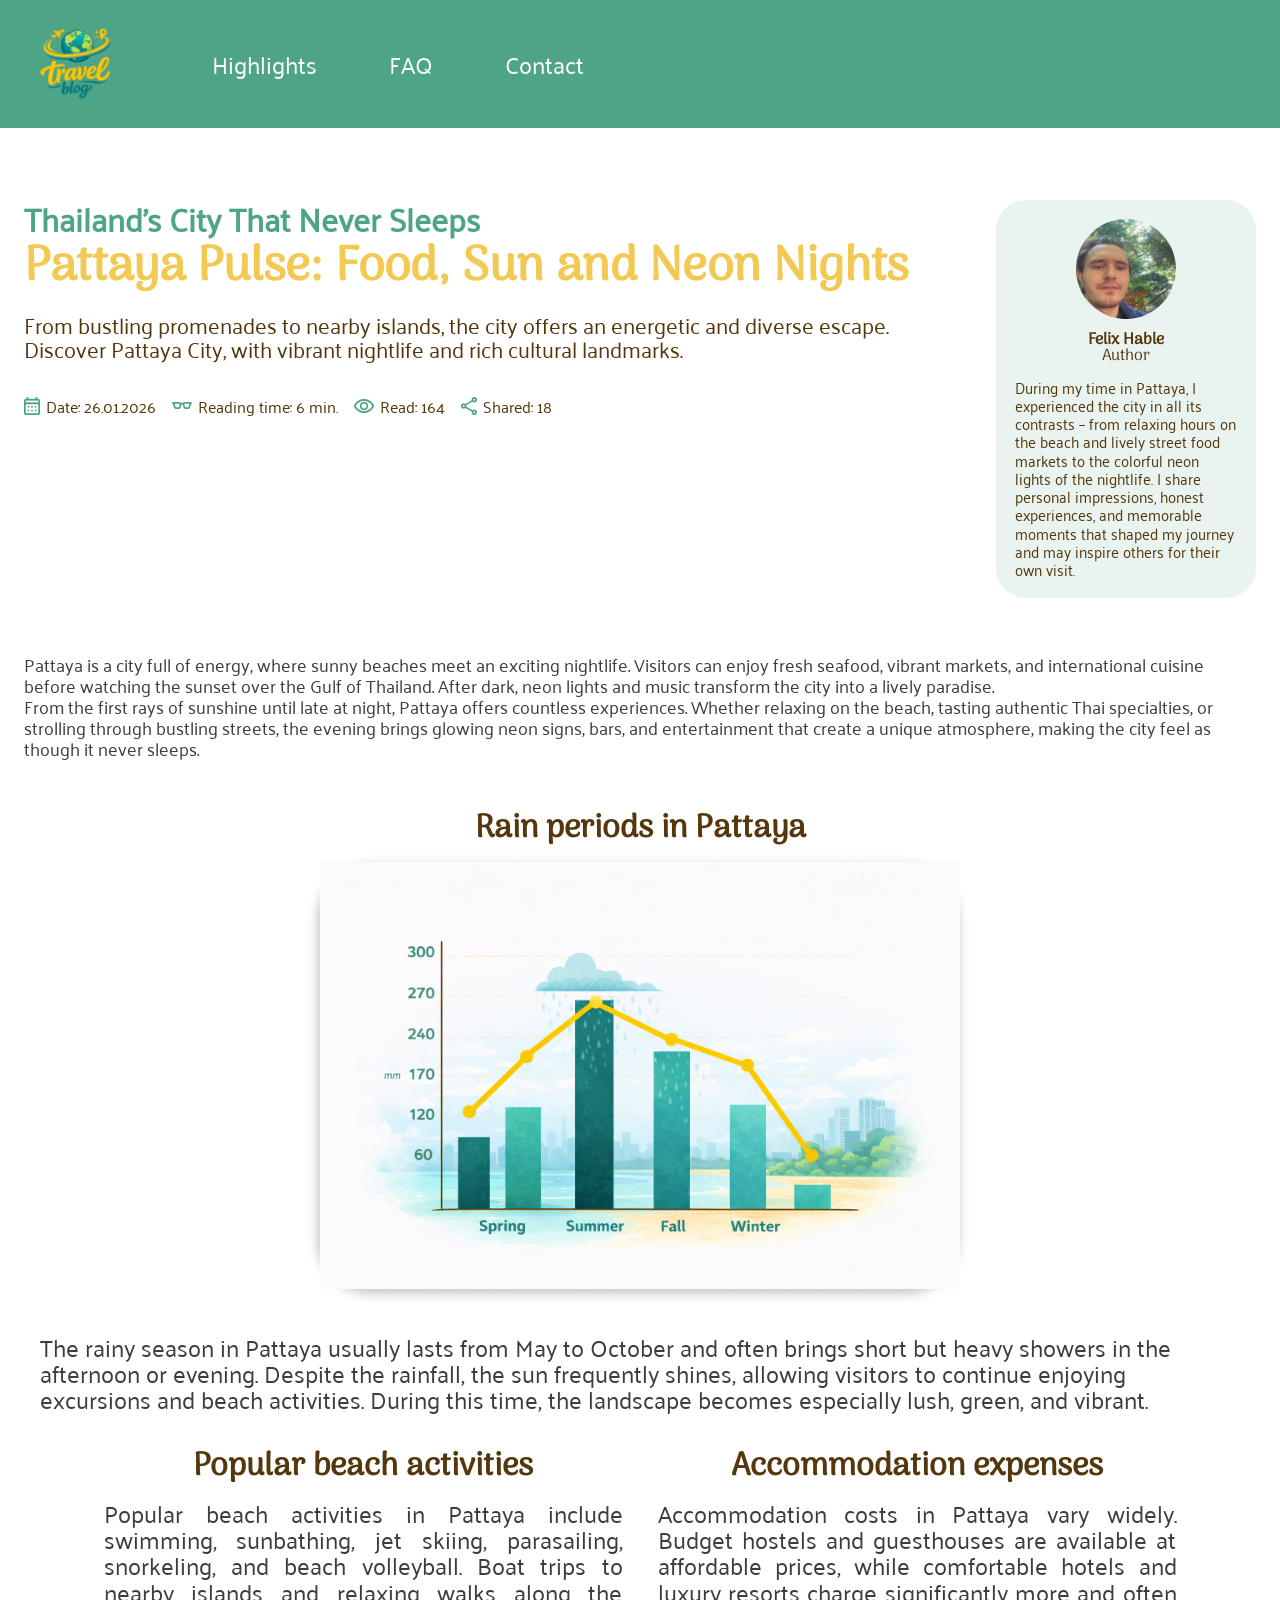
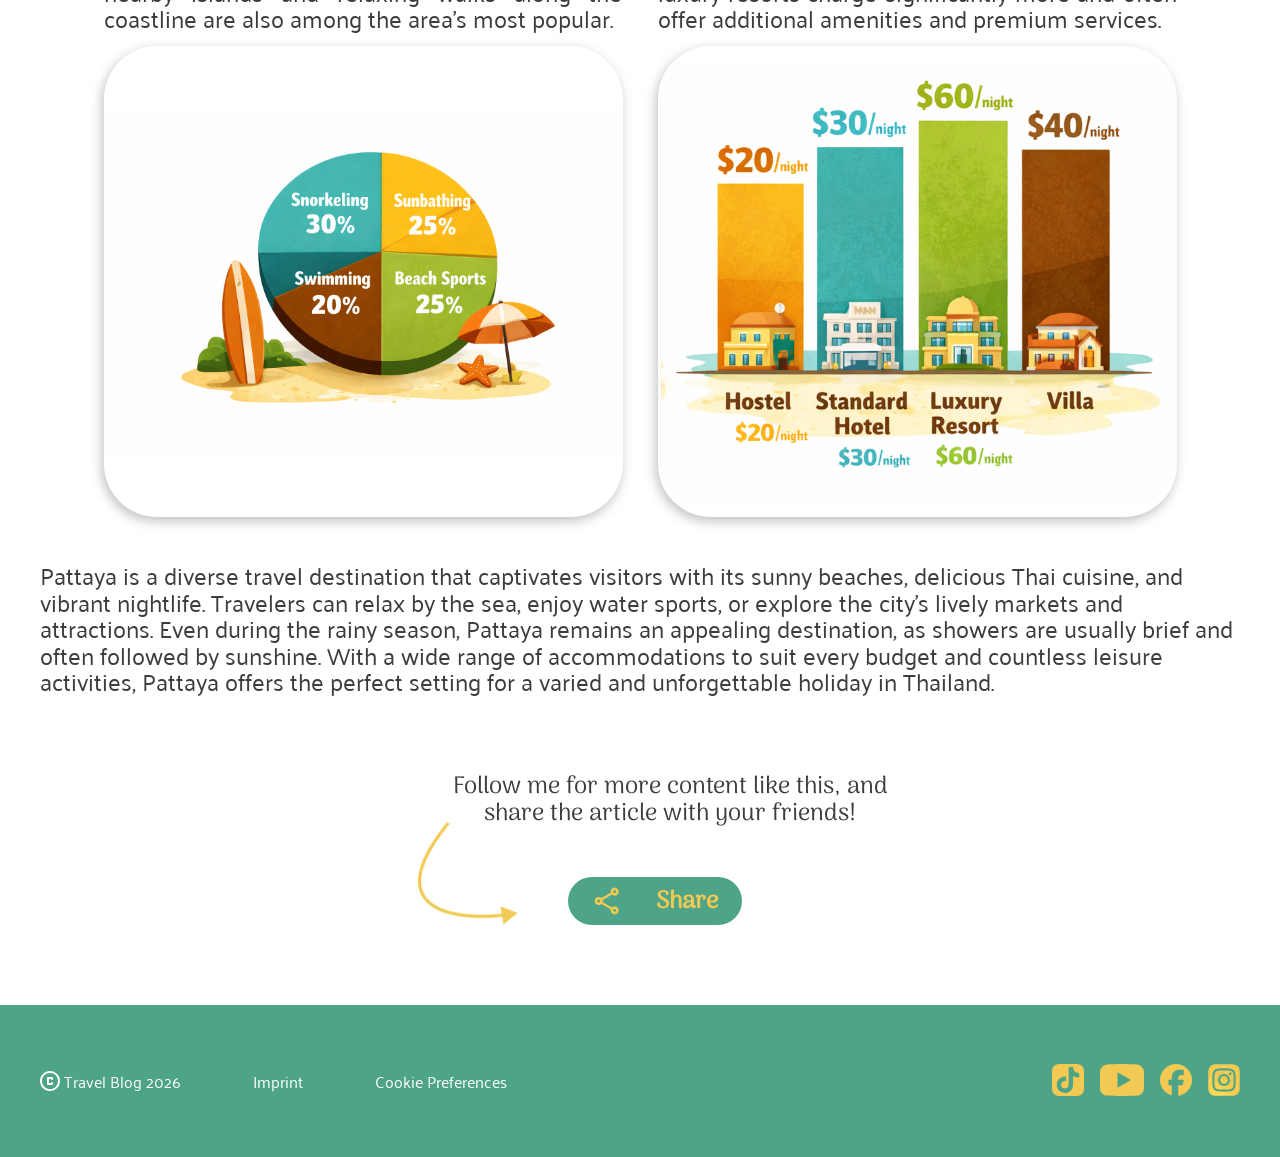
<file: Article3.html>
<!DOCTYPE html>
<html lang="de">
<head>
    <meta charset="UTF-8">
    <meta name="viewport" content="width=device-width, initial-scale=1.0">
    <link rel="icon" type="image/x-icon" href="./icon/logo.svg">
    <title>Travel-Blog</title>
    <link rel="stylesheet" href="var.css">
    <link rel="stylesheet" href="style-art3.css">
    <link rel="stylesheet" href="fonts.css">
    <link rel="stylesheet" href="standart.css">
    <link rel="stylesheet" href="nav-footer.css">
</head>
<body>
        <div class="nav-bar">

            <div class="logo">
<a href="index.html#Cappadocia"><img src="./icon/logo.svg" alt="Logo"></a> 
</div>


<input type="checkbox" id="menu-toggle" class="menu-toggle">

<label for="menu-toggle" class="burger-menu">
  <img src="./icon/burger.svg" alt="menu">
</label>

<nav class="burger-main">
  <ul>
    <li><a href="index.html#higlights">Highlights</a></li>
    <li><a href="index.html#faq">FAQ</a></li>
    <li><a href="index.html#contact">Contact</a></li>
  </ul>
</nav>


<nav class="nav-main">
<ul>
    <li><a href="index.html#higlights">Highlights</a></li>
    <li><a href="index.html#faq">FAQ</a></li>
    <li><a href="index.html#contact">Contact</a></li>
</ul>
</nav>
        </div>

 <article>
            <header class="article-header">
                <p class="article-subtitle">Thailand’s City That Never Sleeps</p>
                <h1>Pattaya Pulse: Food, Sun and Neon Nights</h1>
                <p class="article-description">From bustling promenades to nearby islands, the city offers an energetic and diverse escape. Discover Pattaya City, with vibrant nightlife and rich cultural landmarks.</p>

                <div class="article-meta">
                    <span><img src="./img/calendar_month.png" alt="date">Date: 26.01.2026</span>
                    <span><img src="./img/eyeglasses_2.png" alt="eyeglasses">Reading time: 6 min.</span>
                    <span><img src="./img/visibility.png" alt="eye">Read: 164</span>
                    <span><img src="./img/share.png" alt="share">Shared: 18</span>
                </div>
            </header>

            <aside class="author-card">
                <img src="./img/Felix.jpg" alt="Tamara Walker">
                <h6>Felix Hable</h6>
                <p class="author-role">Author</p>
                <p class="author-bio">During my time in Pattaya, I experienced the city in all its contrasts – from relaxing hours on the beach and lively street food markets to the colorful neon lights of the nightlife. I share personal impressions, honest experiences, and memorable moments that shaped my journey and may inspire others for their own visit.

            </aside>
             <p class="article-intro">Pattaya is a city full of energy, where sunny beaches meet an exciting nightlife. Visitors can enjoy fresh seafood, vibrant markets, and international cuisine before watching the sunset over the Gulf of Thailand. After dark, neon lights and music transform the city into a lively paradise.
                <br>From the first rays of sunshine until late at night, Pattaya offers countless experiences. Whether relaxing on the beach, tasting authentic Thai specialties, or strolling through bustling streets, the evening brings glowing neon signs, bars, and entertainment that create a unique atmosphere, making the city feel as though it never sleeps. </p>
                    
            </article>

     <div class="article">      

        <section>
            <h5>Rain periods in Pattaya</h5>

            <div class="card image-card-top">
                <img src="./img/1Graph_art3.png"
                     alt="Rain Chart Placeholder">
            </div>
        </section>

        

        <section class="text-block">
            <p>
                The rainy season in Pattaya usually lasts from May to October and often brings short but heavy showers in the afternoon or evening. Despite the rainfall, the sun frequently shines, allowing visitors to continue enjoying excursions and beach activities. During this time, the landscape becomes especially lush, green, and vibrant.


            </p>
        </section>
        

        <section class="two-columns">

            <div class="column">
                <h5>Popular beach activities</h5>

                <p>
                    Popular beach activities in Pattaya include swimming, sunbathing, jet skiing, parasailing, snorkeling, and beach volleyball. Boat trips to nearby islands and relaxing walks along the coastline are also among the area's most popular.

                </p>

                <div class="card image-card-left">
                    <img src="./img/2Graph_art3.png"
                         alt="Activities Placeholder">
                </div>
            </div>

            <div class="column">
                <h5>Accommodation expenses</h5>

                <p>
                    Accommodation costs in Pattaya vary widely. Budget hostels and guesthouses are available at affordable prices, while comfortable hotels and luxury resorts charge significantly more and often offer additional amenities and premium services.

                </p>

                <div class="card image-card-right">
                    <img src="./img/3Graph_art3.png"
                         alt="Accommodation Placeholder">
                </div>
            
            </div>

            

        </section>

        <section class="text-block">
            <p>
                Pattaya is a diverse travel destination that captivates visitors with its sunny beaches, delicious Thai cuisine, and vibrant nightlife. Travelers can relax by the sea, enjoy water sports, or explore the city's lively markets and attractions. Even during the rainy season, Pattaya remains an appealing destination, as showers are usually brief and often followed by sunshine.

With a wide range of accommodations to suit every budget and countless leisure activities, Pattaya offers the perfect setting for a varied and unforgettable holiday in Thailand.


            </p>
        </section>
        
                <section class="share">
          <p>Follow me for more content like this, and share the article with your friends!</p>
           <div class="share-action">
            <img class="share-arrow" src="./img/Vector 12.png" alt="vector">
            <button>
                <img class="icon-default" src="./img/share-yellow.png" alt="share">
                <img src="./img/share.png" alt="share" class="icon-hover">
                Share
             </button>
           </div> 
        </section>

    </div>

    </div>

<footer class="footer-main">
<div class="footer-left">
    
   
    
<a href="index.html#Cappadocia">  <img src="./icon/copyright.svg" alt=""> Travel Blog 2026</a>
    
<a href="./impressum.html" target="_blank">Imprint</a>
<a href="./datenschutz.html">Cookie Preferences</a>
</div>


<div class="footer-right">
    <a href="https://www.tiktok.com"><img src="./icon/tiktok.svg" alt="tiktok"></a>
     <a href="https://www.youtube.com"><img src="./icon/youtube.svg" alt="youtube"></a>
      <a href="https://www.facebook.com/?locale=de_DE"><img src="./icon/facebook.svg" alt="facebook"></a>
       <a href="https://www.instagram.com"><img src="./icon/instagram.svg" alt="instagram"></a>
</div>
</footer>    

<footer class="footer-mobile">
    <div class="mobile-content">
<a href="index.html#Cappadocia"><img src="./icon/home-footer.svg" alt="home"></a>
<a href="index.html#highlights"><img src="./icon/highlights-mobile.svg" alt="highlight"></a>
<a href="index.html#faq"><img src="./icon/faq-mobile.svg" alt="faq"></a>
<a href="index.html#contact"><img src="./icon/contact-mobile.svg" alt="contact"></a>

    </div>






</footer>






</body>
</html>
</file>
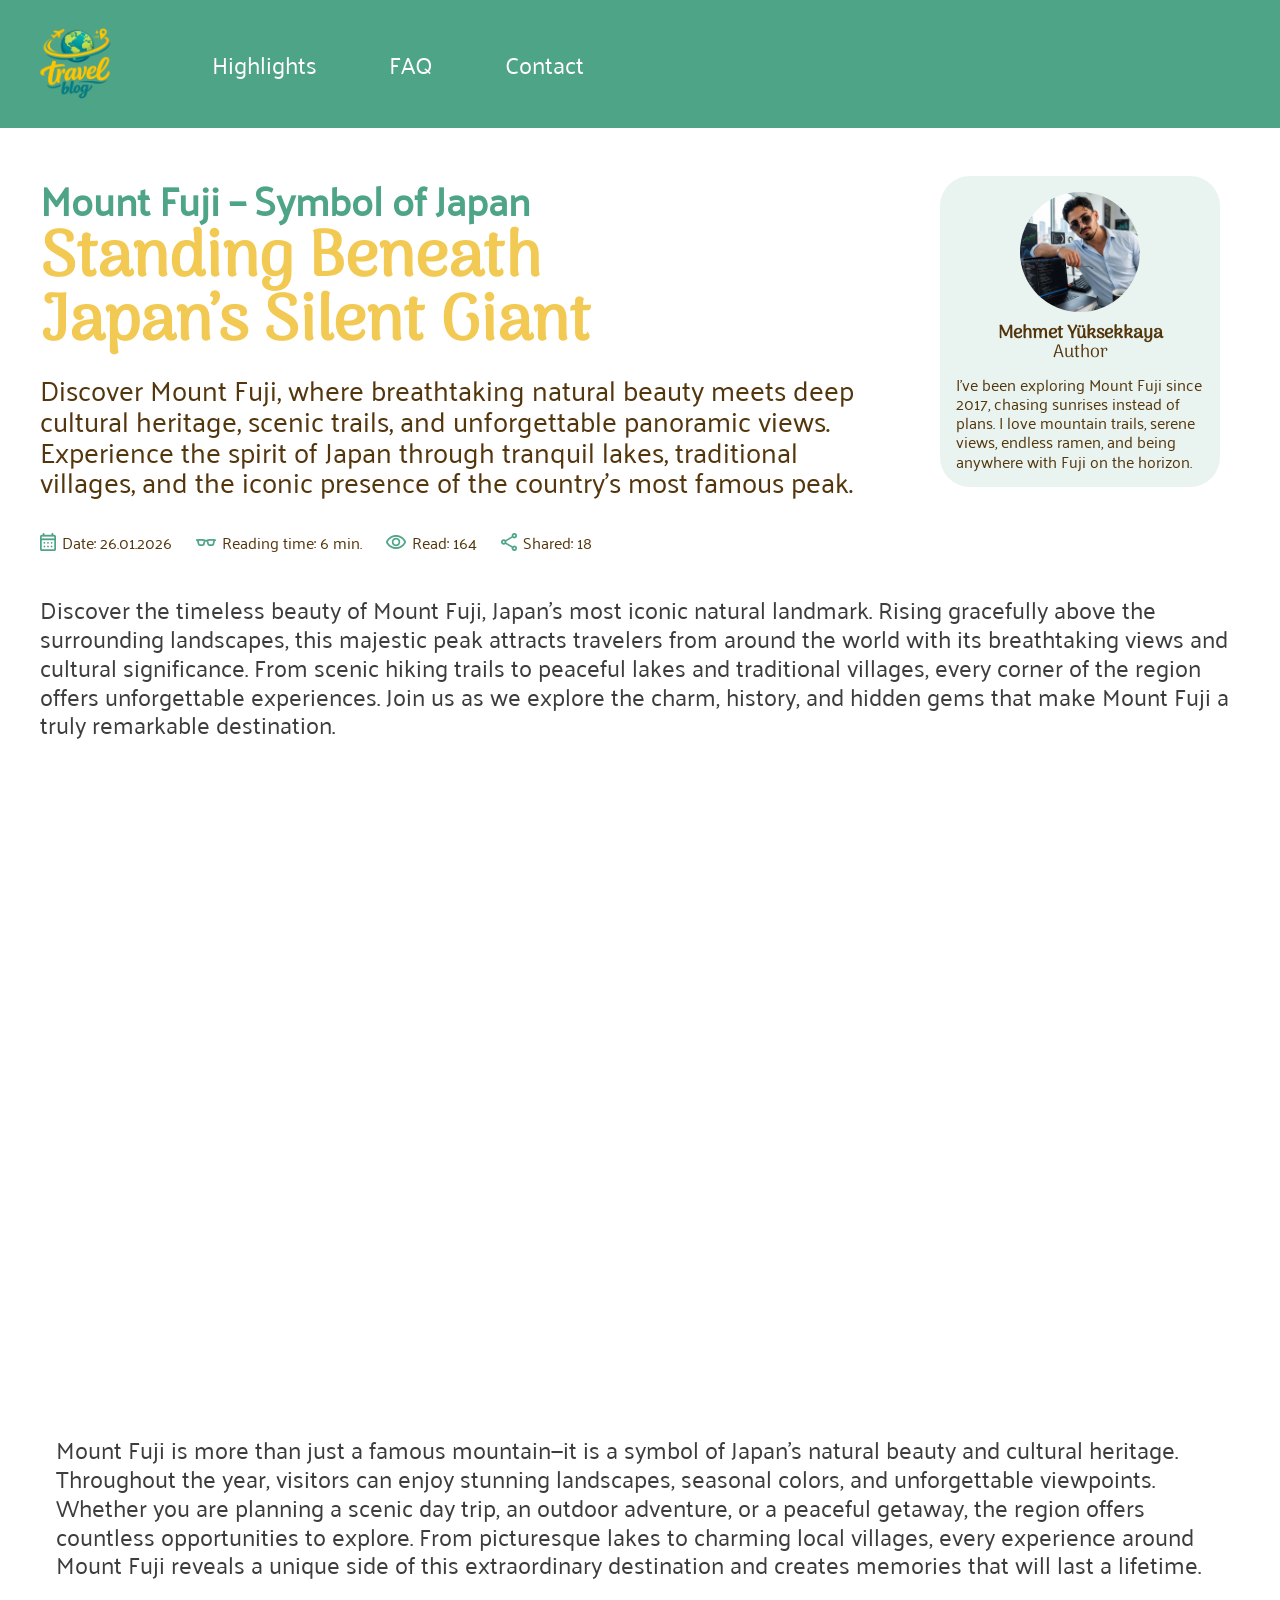
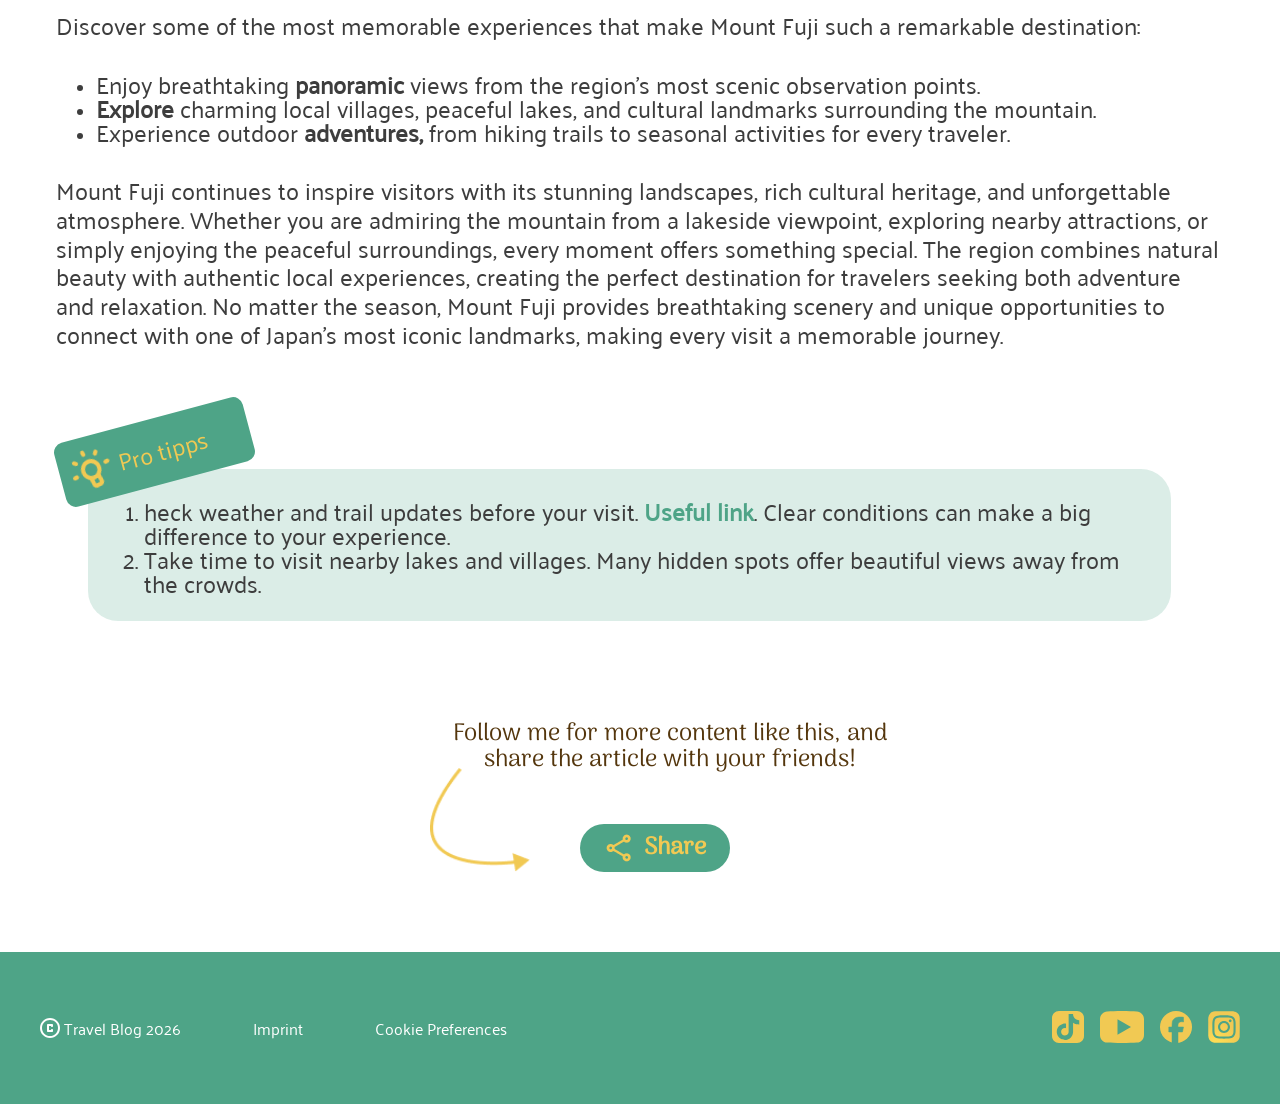
<file: Article4.html>
<!DOCTYPE html>
<html lang="de">
<head>
    <meta charset="UTF-8">
    <meta name="viewport" content="width=device-width, initial-scale=1.0">
    <link rel="icon" type="image/x-icon" href="./icon/logo.svg">
    <title>Travel-Blog</title>
    <link rel="stylesheet" href="var.css">
    <link rel="stylesheet" href="style-art4.css">
    <link rel="stylesheet" href="fonts.css">
    <link rel="stylesheet" href="standart.css">
    <link rel="stylesheet" href="nav-footer.css">
</head>
<body>
       
        <div class="nav-bar">
            <div class="logo">
            <a href="index.html#Cappadocia"><img src="./icon/logo.svg" alt="Logo"></a> 
         </div>
         <input type="checkbox" id="menu-toggle" class="menu-toggle">

<label for="menu-toggle" class="burger-menu">
  <img src="./icon/burger.svg" alt="menu">
</label>

<nav class="burger-main">
  <ul>
    <li><a href="index.html#higlights">Highlights</a></li>
    <li><a href="index.html#faq">FAQ</a></li>
    <li><a href="index.html#contact">Contact</a></li>
  </ul>
</nav>

          <nav class="nav-main">
    <ul>
        <li><a href="index.html#higlights">Highlights</a></li>
        <li><a href="index.html#faq">FAQ</a></li>
        <li><a href="index.html#contact">Contact</a></li>
    </ul>
         </nav>
        </div>

        <article>
            <header class="article-header">
                <p class="article-subtitle">Mount Fuji – Symbol of Japan</p>
                <h1>Standing Beneath <br>Japan’s Silent Giant</h1>
                <p class="article-description">Discover Mount Fuji, where breathtaking natural beauty meets deep cultural heritage, scenic trails, and unforgettable panoramic views. Experience the spirit of Japan through tranquil lakes, traditional villages, and the iconic presence of the country's most famous peak.</p>

                <div class="article-meta">
                    <span><img src="./img/calendar_month.png" alt="date">Date: 26.01.2026</span>
                    <span><img src="./img/eyeglasses_2.png" alt="eyeglasses">Reading time: 6 min.</span>
                    <span><img src="./img/visibility.png" alt="eye">Read: 164</span>
                    <span><img src="./img/share.png" alt="share">Shared: 18</span>
                </div>
            </header>

            <aside class="author-card">
                <img src="./img/Memo.jpeg" alt="Memo img">
                <h6>Mehmet Yüksekkaya</h6>
                <p class="author-role">Author</p>
                <p class="author-bio">I've been exploring Mount Fuji since 2017, chasing sunrises instead of plans. I love mountain trails, serene views, endless ramen, and being anywhere with Fuji on the horizon.</p>
            </aside>
             <p class="article-intro">Discover the timeless beauty of Mount Fuji, Japan’s most iconic natural landmark. Rising gracefully above the surrounding landscapes, this majestic peak attracts travelers from around the world with its breathtaking views and cultural significance. From scenic hiking trails to peaceful lakes and traditional villages, every corner of the region offers unforgettable experiences. Join us as we explore the charm, history, and hidden gems that make Mount Fuji a truly remarkable destination.
 </p>
        </article>

<section id="media" class="media">
    <iframe
        width="100%"
        height="100%"
        src="https://www.youtube.com/embed/fXJ8EB1WoF4"
        title="Mount Fuji Video"
        
        allowfullscreen>
    </iframe>
</section>

        <section class="article-content">
            <p>Mount Fuji is more than just a famous mountain—it is a symbol of Japan’s natural beauty and cultural heritage. Throughout the year, visitors can enjoy stunning landscapes, seasonal colors, and unforgettable viewpoints. Whether you are planning a scenic day trip, an outdoor adventure, or a peaceful getaway, the region offers countless opportunities to explore. From picturesque lakes to charming local villages, every experience around Mount Fuji reveals a unique side of this extraordinary destination and creates memories that will last a lifetime.
</p>

            <p class="list-intro">Discover some of the most memorable experiences that make Mount Fuji such a remarkable destination:</p>
            <ul>
                <li>Enjoy breathtaking <strong>panoramic</strong> views from the region’s most scenic observation points.</li>
                <li><strong>Explore </strong> charming local villages, peaceful lakes, and cultural landmarks surrounding the mountain. </li>
                <li>Experience outdoor <strong>adventures,</strong> from hiking trails to seasonal activities for every traveler.</li>
            </ul>
            <p class="list-outro">Mount Fuji continues to inspire visitors with its stunning landscapes, rich cultural heritage, and unforgettable atmosphere. Whether you are admiring the mountain from a lakeside viewpoint, exploring nearby attractions, or simply enjoying the peaceful surroundings, every moment offers something special. The region combines natural beauty with authentic local experiences, creating the perfect destination for travelers seeking both adventure and relaxation. No matter the season, Mount Fuji provides breathtaking scenery and unique opportunities to connect with one of Japan’s most iconic landmarks, making every visit a memorable journey.
</p>
        </section>

        <section class="pro-tipps">
            <div class="pro-tipps-header">
                <img src="./img/lightbulb.png" alt="lightbulb">
                <p>Pro tipps</p>
            </div>
                <div class="pro-tipps-list">
                    <ol>
                        <li>heck weather and trail updates before your visit. <a href="https://www.accuweather.com/en/kr/banpo-dong/226061/weather-forecast/226061" class="useful-link" target="_blank">Useful link</a>. Clear conditions can make a big difference to your experience.</li>
                        <li>Take time to visit nearby lakes and villages. Many hidden spots offer beautiful views away from the crowds.</li>
                    </ol>
                </div>
        </section>

        <section class="share">
          <p>Follow me for more content like this, and share the article with your friends!</p>
           <div class="share-action">
            <img class="share-arrow" src="./img/Vector 12.png" alt="vector">
            <button>
                <img class="icon-default" src="./img/share-yellow.png" alt="share">
                <img src="./img/share.png" alt="share" class="icon-hover">
                Share
             </button>
           </div> 
        </section>

    <footer class="footer-main">
<div class="footer-left">
    
   
    
<a href="index.html#Cappadocia">  <img src="./icon/copyright.svg" alt=""> Travel Blog 2026</a>
    
<a href="./impressum.html" target="_blank">Imprint</a>
<a href="./datenschutz.html">Cookie Preferences</a>
</div>


<div class="footer-right">
    <a href="https://www.tiktok.com"><img src="./icon/tiktok.svg" alt="tiktok"></a>
     <a href="https://www.youtube.com"><img src="./icon/youtube.svg" alt="youtube"></a>
      <a href="https://www.facebook.com/?locale=de_DE"><img src="./icon/facebook.svg" alt="facebook"></a>
       <a href="https://www.instagram.com"><img src="./icon/instagram.svg" alt="instagram"></a>
</div>
    </footer>    

    <footer class="footer-mobile">
    <div class="mobile-content">
<a href="index.html#Cappadocia"><img src="./icon/home-footer.svg" alt="home"></a>
<a href="index.html#highlights"><img src="./icon/highlights-mobile.svg" alt="highlight"></a>
<a href="index.html#faq"><img src="./icon/faq-mobile.svg" alt="faq"></a>
<a href="index.html#contact"><img src="./icon/contact-mobile.svg" alt="contact"></a>

    </div>






    </footer>  


</body>
</html>
</file>
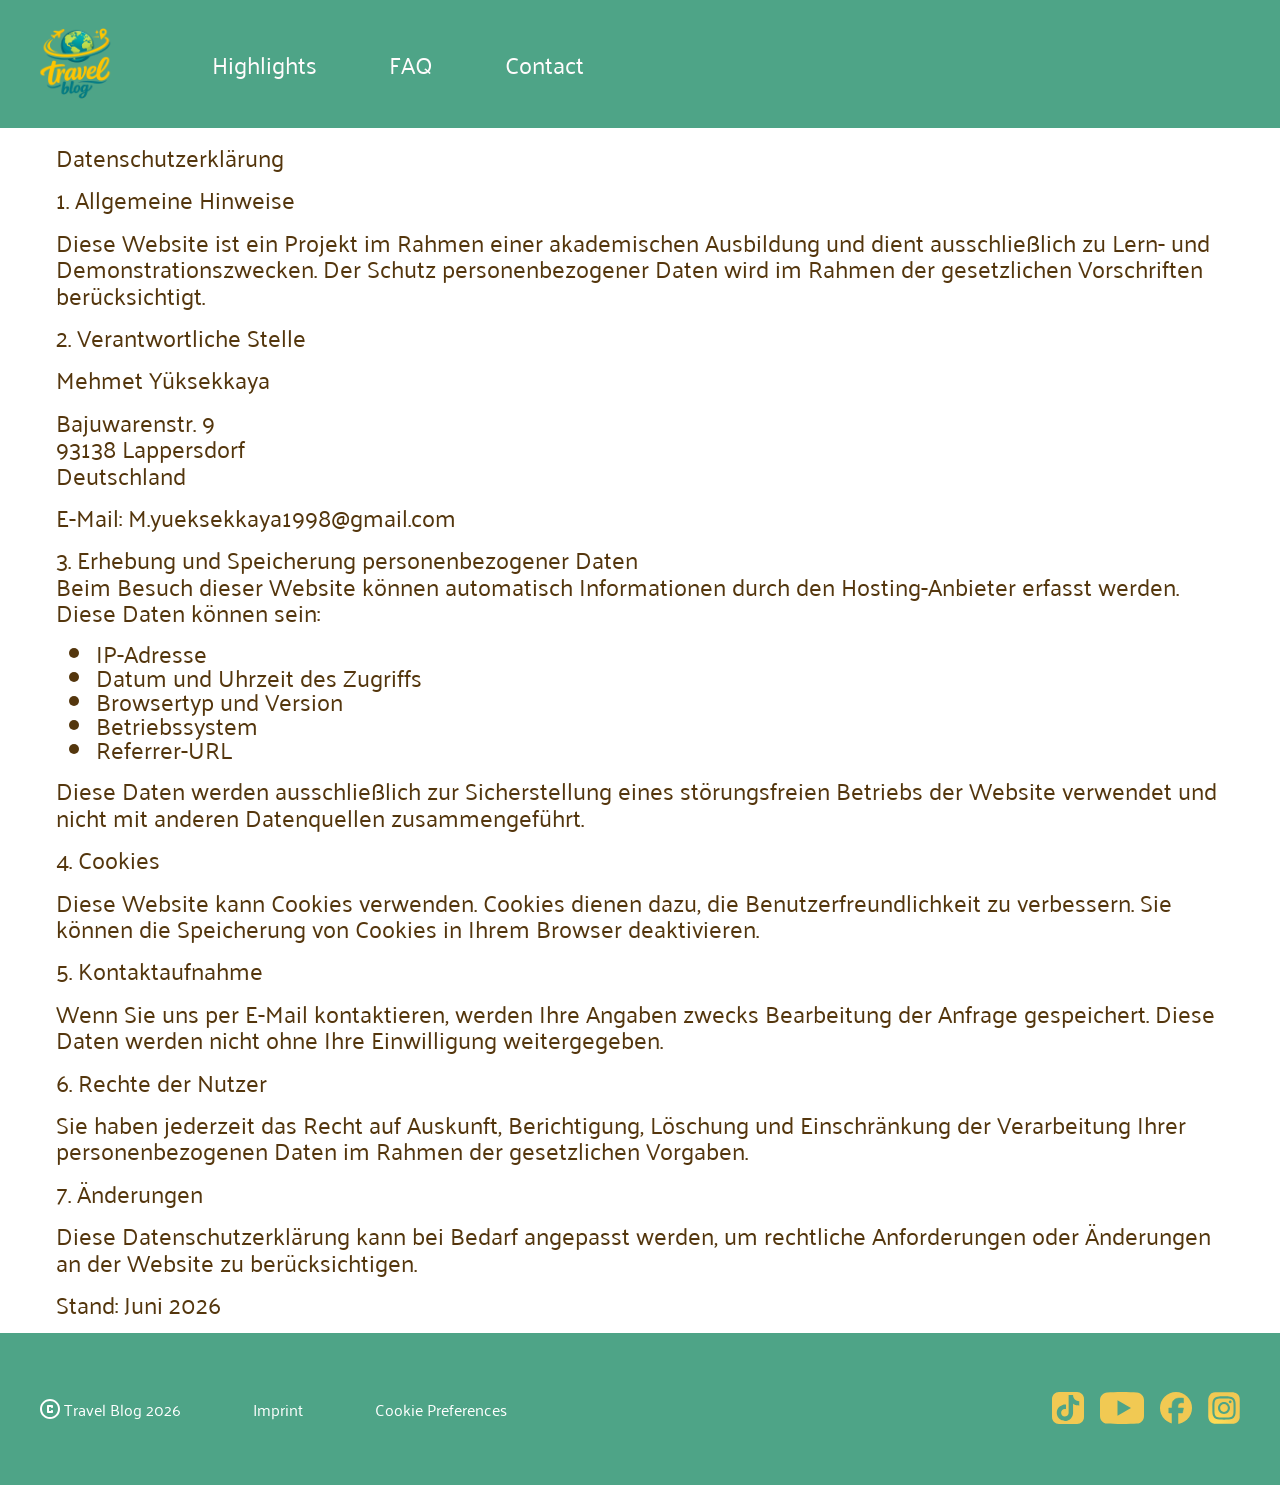
<file: datenschutz.html>
<!DOCTYPE html>
<html lang="de">

<head>
    <meta charset="UTF-8">
    <meta name="viewport" content="width=device-width, initial-scale=1.0">
    <title>Travel-Blog</title>
    <link rel="icon" type="image/x-icon" href="./icon/logo.svg">
    <link rel="stylesheet" href="var.css">
    <link rel="stylesheet" href="style-art1.css">
    <link rel="stylesheet" href="fonts.css">
    <link rel="stylesheet" href="standart.css">
    <link rel="stylesheet" href="nav-footer.css">
</head>

<body>

    <div class="nav-bar">

        <div class="logo">
            <a href="index.html#Cappadocia"><img src="./icon/logo.svg" alt="Logo"></a>
        </div>
        <input type="checkbox" id="menu-toggle" class="menu-toggle">

        <label for="menu-toggle" class="burger-menu">
            <img src="./icon/burger.svg" alt="menu">
        </label>

        <nav class="burger-main">
            <ul>
                <li><a href="index.html#higlights">Highlights</a></li>
                <li><a href="index.html#faq">FAQ</a></li>
                <li><a href="index.html#contact">Contact</a></li>
            </ul>
        </nav>

        <nav class="nav-main">
            <ul>
                <li><a href="index.html#highlights">Highlights</a></li>
                <li><a href="index.html#faq">FAQ</a></li>
                <li><a href="index.html#contact">Contact</a></li>
            </ul>
        </nav>
    </div>

    <section class="datenschutz">
        
            <p>Datenschutzerklärung</p>
            <br>
            <p>1. Allgemeine Hinweise</p><br>
            <p>
                Diese Website ist ein Projekt im Rahmen einer akademischen Ausbildung und dient
                ausschließlich zu Lern- und Demonstrationszwecken. Der Schutz personenbezogener
                Daten wird im Rahmen der gesetzlichen Vorschriften berücksichtigt.
            </p>
            <br>
            <p>2. Verantwortliche Stelle</p><br>
            <p>
                Mehmet Yüksekkaya<br>
            </p><br>

            <p>
                Bajuwarenstr. 9 <br>
                93138 Lappersdorf<br>
                Deutschland
            </p>
            <br>
            <p>
                E-Mail: M.yueksekkaya1998@gmail.com
            </p>
            <br>
            <p>3. Erhebung und Speicherung personenbezogener Daten</p>
            <p>
                Beim Besuch dieser Website können automatisch Informationen durch den Hosting-Anbieter
                erfasst werden. Diese Daten können sein:
            </p>
            <br>
            <ul>
                <li>IP-Adresse</li>
                <li>Datum und Uhrzeit des Zugriffs</li>
                <li>Browsertyp und Version</li>
                <li>Betriebssystem</li>
                <li>Referrer-URL</li>
            </ul>
            <br>
            <p>
                Diese Daten werden ausschließlich zur Sicherstellung eines störungsfreien Betriebs
                der Website verwendet und nicht mit anderen Datenquellen zusammengeführt.
            </p>
            <br>
            <p>4. Cookies</p><br>
            <p>
                Diese Website kann Cookies verwenden. Cookies dienen dazu, die Benutzerfreundlichkeit
                zu verbessern. Sie können die Speicherung von Cookies in Ihrem Browser deaktivieren.
            </p><br>

            <p>5. Kontaktaufnahme</p><br>
            <p>
                Wenn Sie uns per E-Mail kontaktieren, werden Ihre Angaben zwecks Bearbeitung der Anfrage
                gespeichert. Diese Daten werden nicht ohne Ihre Einwilligung weitergegeben.
            </p><br>

            <p>6. Rechte der Nutzer</p><br>
            <p>
                Sie haben jederzeit das Recht auf Auskunft, Berichtigung, Löschung und Einschränkung
                der Verarbeitung Ihrer personenbezogenen Daten im Rahmen der gesetzlichen Vorgaben.
            </p><br>

            <p>7. Änderungen</p><br>
            <p>
                Diese Datenschutzerklärung kann bei Bedarf angepasst werden, um rechtliche Anforderungen
                oder Änderungen an der Website zu berücksichtigen.
            </p><br>

            <p>
                Stand: Juni 2026
            </p>
    </section>


    <footer class="footer-main">
        <div class="footer-left">



            <a href="index.html#Cappadocia"> <img src="./icon/copyright.svg" alt=""> Travel Blog 2026</a>

            <a href="./impressum.html" target="_blank">Imprint</a>
            <a href="./datenschutz.html">Cookie Preferences</a>
        </div>


        <div class="footer-right">
            <a href="https://www.tiktok.com"><img src="./icon/tiktok.svg" alt="tiktok"></a>
            <a href="https://www.youtube.com"><img src="./icon/youtube.svg" alt="youtube"></a>
            <a href="https://www.facebook.com/?locale=de_DE"><img src="./icon/facebook.svg" alt="facebook"></a>
            <a href="https://www.instagram.com"><img src="./icon/instagram.svg" alt="instagram"></a>
        </div>
    </footer>

    <footer class="footer-mobile">
        <div class="mobile-content">
            <a href="index.html#Cappadocia"><img src="./icon/home-footer.svg" alt="home"></a>
            <a href="index.html#highlights"><img src="./icon/highlights-mobile.svg" alt="highlight"></a>
            <a href="index.html#faq"><img src="./icon/faq-mobile.svg" alt="faq"></a>
            <a href="index.html#contact"><img src="./icon/contact-mobile.svg" alt="contact"></a>

        </div>






    </footer>

</body>

</html>
</file>
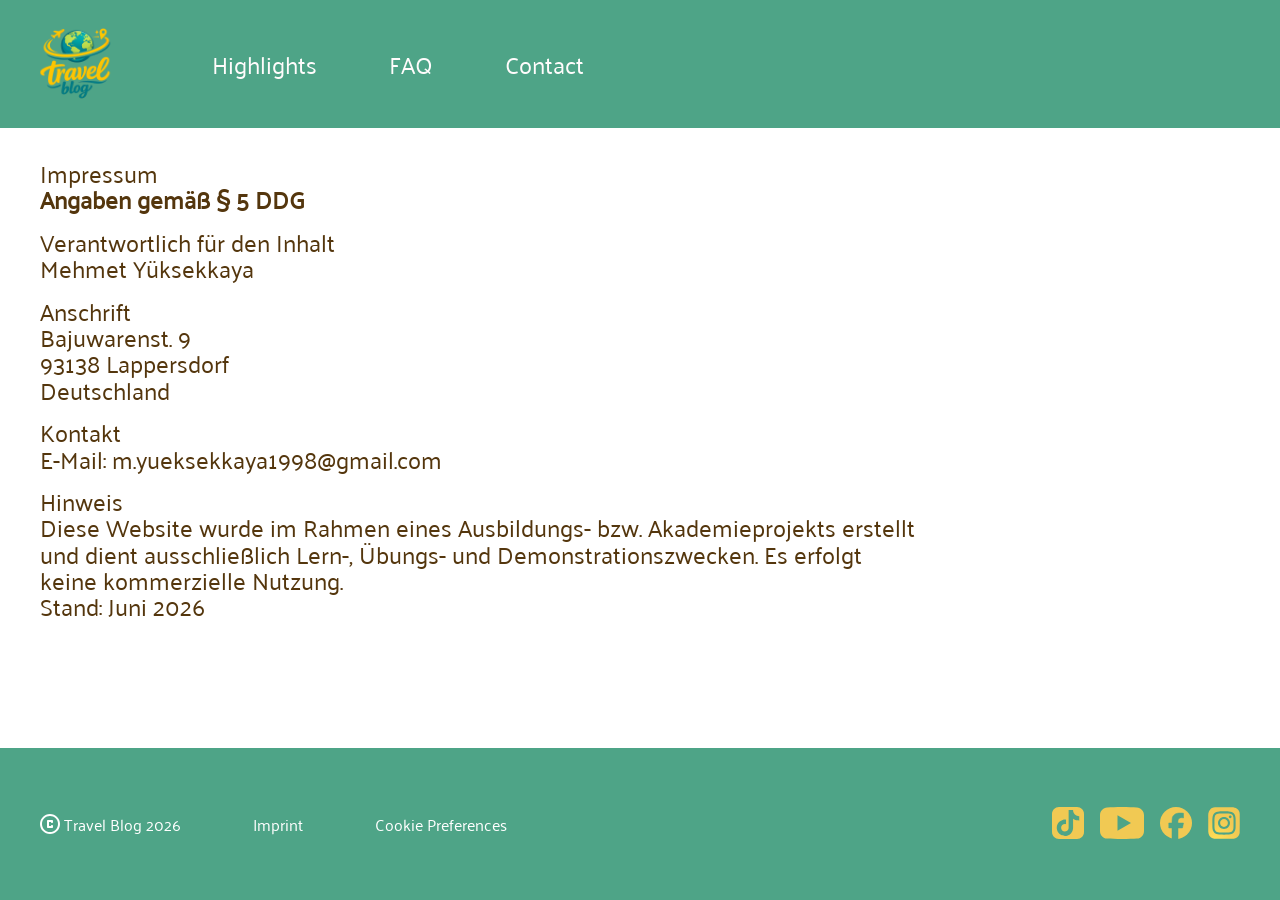
<file: impressum.html>
<!DOCTYPE html>
<html lang="de">

<head>
    <meta charset="UTF-8">
    <meta name="viewport" content="width=device-width, initial-scale=1.0">
    <title>Travel-Blog</title>
    <link rel="icon" type="image/x-icon" href="./icon/logo.svg">
    <link rel="stylesheet" href="var.css">
    <link rel="stylesheet" href="style-art1.css">
    <link rel="stylesheet" href="fonts.css">
    <link rel="stylesheet" href="standart.css">
    <link rel="stylesheet" href="nav-footer.css">
</head>

<body class="impressum">

    <div class="nav-bar">

        <div class="logo">
            <a href="index.html#Cappadocia"><img src="./icon/logo.svg" alt="Logo"></a>
        </div>
        <input type="checkbox" id="menu-toggle" class="menu-toggle">

        <label for="menu-toggle" class="burger-menu">
            <img src="./icon/burger.svg" alt="menu">
        </label>

        <nav class="burger-main">
            <ul>
                <li><a href="index.html#higlights">Highlights</a></li>
                <li><a href="index.html#faq">FAQ</a></li>
                <li><a href="index.html#contact">Contact</a></li>
            </ul>
        </nav>

        <nav class="nav-main">
            <ul>
                <li><a href="index.html#highlights">Highlights</a></li>
                <li><a href="index.html#faq">FAQ</a></li>
                <li><a href="index.html#contact">Contact</a></li>
            </ul>
        </nav>
    </div>

<article class="impressum-article">
    <section>
      
    <p>Impressum</p>

    <p><strong>Angaben gemäß § 5 DDG</strong></p>
<br>
    <p>Verantwortlich für den Inhalt</p>

    <p>
        Mehmet Yüksekkaya
    </p>
<br>
    <p>Anschrift</p>

    <p>
        Bajuwarenst. 9<br>
        93138 Lappersdorf<br>
        Deutschland
    </p>
<br>
    <p>Kontakt</p>

    <p>
        E-Mail: m.yueksekkaya1998@gmail.com
    </p>
<br>
    <p>Hinweis</p>

    <p>
        Diese Website wurde im Rahmen eines Ausbildungs- bzw. Akademieprojekts erstellt
        und dient ausschließlich Lern-, Übungs- und Demonstrationszwecken.
        Es erfolgt keine kommerzielle Nutzung.
    </p>

    <p>
        Stand: Juni 2026
    </p>

    </section>
</article>



    <footer class="footer-main">
        <div class="footer-left">



            <a href="index.html#Cappadocia"> <img src="./icon/copyright.svg" alt=""> Travel Blog 2026</a>

            <a href="./impressum.html" target="_blank">Imprint</a>
            <a href="./datenschutz.html">Cookie Preferences</a>
        </div>


        <div class="footer-right">
            <a href="https://www.tiktok.com"><img src="./icon/tiktok.svg" alt="tiktok"></a>
            <a href="https://www.youtube.com"><img src="./icon/youtube.svg" alt="youtube"></a>
            <a href="https://www.facebook.com/?locale=de_DE"><img src="./icon/facebook.svg" alt="facebook"></a>
            <a href="https://www.instagram.com"><img src="./icon/instagram.svg" alt="instagram"></a>
        </div>
    </footer>

    <footer class="footer-mobile">
        <div class="mobile-content">
            <a href="index.html#Cappadocia"><img src="./icon/home-footer.svg" alt="home"></a>
            <a href="index.html#highlights"><img src="./icon/highlights-mobile.svg" alt="highlight"></a>
            <a href="index.html#faq"><img src="./icon/faq-mobile.svg" alt="faq"></a>
            <a href="index.html#contact"><img src="./icon/contact-mobile.svg" alt="contact"></a>

        </div>






    </footer>

</body>

</html>
</file>
<file: var.css>
:root {

    /*COLORS*/

    --color-primary: rgb(78, 164, 135);
    --color-primary-hover: #f1c953;

    --color-secondary: #f1c953;
    --color-font-secondary: #ffffff;

    --color-nav: #fffcfc;
    --color-font-main: #54360d;
    --color-summary: #fffffffb;

    --color-link: #4EA48720;

  

    /* SPACING*/

    --spacing-xs: 8px;
    --spacing-sm: 16px;
    --spacing-md: 32px;
    --spacing-m: 48px;
    --spacing-lg: 64px;
    --spacing-xl: 72px;


    /*BORDER RADIUS*/

    --radius-sm: 12px;
    --radius-md: 40px;
    --radius-lg: 50px;


    /*TRANSITIONS*/

    --transition-fast: 0.2s ease;
    --transition-normal: 0.3s ease;
}
</file>
<file: style-art3.css>
article {
    display: grid;
    grid-template-columns: 1fr 300px;
    grid-template-rows: auto auto;
    gap: 44px;
    padding: 0 max(calc(50% - 600px), 24px);
  
    margin-top: 48px;
    margin-bottom: 32px;
}

.article-header {
    display: flex;
    flex-direction: column;
    grid-column: 1;
    grid-row: 1;
}

.article-header h1 {
    color: #f1c953;
    margin-bottom: 18px;
}

.article-description {
    color: var(--color-font-main);
    font-size: 1.75rem;
    max-width: 900px;
    line-height: 110%;
    margin-bottom: 36px;
}

.article-subtitle{
    font-size: 2.5rem;
    font-weight: 600;
    color: var(--color-primary);
    margin-bottom: 8px;
}

.article-meta {
    display: flex;
    gap: 1.5rem;
    align-items: center;
}

.article-meta span {
    display: flex;
    align-items: center;
    width: auto;
    gap: 6px;
    font-size:1rem;
    color: var(--color-font-main);
}

.article-intro {
    font-weight: 400;
    line-height: 120%;
    color: #3D3D3D;
    grid-column: 1 / -1;
    grid-row: 2;
    max-width: 1200px; 
}

.author-card {
    background-color: var(--color-link);
    border-radius: 30px;
    grid-column: 2;
    grid-row: 1;
    padding: 1rem;
    text-align: center;
    width: 280px;
    align-self: start;
    margin-right: 40px;
}

.author-card img {
    width: 120px;
    height: 120px;
    border-radius: 50%;
    object-fit: cover;
    margin-bottom: 12px; 
}

.author-card h6 {
    font-size: 18px;
    gap: 8px;
    font-weight: 700;
}

.author-role {
    font-size: 18px;
    font-weight: 400;
    margin-bottom: 12px;
    font-family: 'Arima' ;
    text-align: center;
}

.author-bio {
    font-size: 1rem;
    font-weight: 400;
    line-height: 120%;
    text-align: start;
    max-width: 1440px;
}

.container {
    width: 760px;
    margin: 0 auto;
    padding: 35px 40px 60px;
}

.text-block {
    margin-bottom: 40px;
}

.text-block p {
    font-size: 24px;
    color: #3D3D3D;
}

h5 {
    text-align: center;
    margin-bottom: 18px;
}

.image-card-top {
    max-width: 640px;
    margin: 0 auto 45px;
    box-shadow: -2px 4px 11.6px rgb(0 0 0 / 25%);
    border-radius: 53px;
    max-height: 436px;

}

.image-card-top img {
    width: 640px;
    display: block;
}

.image-card-left,
.image-card-right {
    width: 100%;
    max-width: 519px;
    height: 471px;
    border-radius: 53px;
    overflow: hidden;
    box-shadow: -2px 4px 11.6px rgb(0 0 0 / 25%);
    display: flex;
    align-items: center;
    justify-content: center;
    margin-bottom: 45px;
}

.image-card-left img,
.image-card-right img {
    width: 100%;
    height: 100%;
    object-fit: contain;
    display: block;
}

.two-columns {
    display: grid;
    grid-template-columns: repeat(2, minmax(0, 519px));
    justify-content: center;
    gap: 35px;
}

.column p {
    font-size: 24px;
    margin-bottom: 15px;
    text-align: justify;
}

.article {
    font-size: 24px;
    line-height: 120%;
    color: #3D3D3D;
    padding: 0 max(calc(50% - 600px), 24px);
}

.share {
    display: flex;
    flex-direction: column;
    align-items: center;
    margin: 160px auto 50px auto;
    max-width: 500px;
}

.share-action {
    display: flex;
    flex-direction: column;
    align-items: center;
    position: relative;
    gap: 8px;
}

.share p {
    position: relative;
    text-align: center;
    font-family: 'Arima';
    font-weight: 500;
    top: -80px;
    margin-left: 60px;
}

.share-arrow {
    position: absolute;
    left: -120px; 
    bottom: 30px;
    width: 100px;
}

.share button {
    position: relative;
    top: -30px;
    background-color: var(--color-primary);
    color: var(--color-secondary);
    border: none;
    font-family: 'Arima';
    max-height: 48px;
    font-weight: 700;
    font-size: 24px;
    border-radius: 40px;
    padding: 10px 24px;
    margin-left: 30px;
    display: flex;
    align-items: center;
    justify-content: center;
    gap: 8px;
    cursor: pointer;
    transition: var(--transition-normal);
}

.share button:hover {
    background-color: var(--color-secondary);
    color: var(--color-primary);
    border: 1px solid var(--color-primary);
    box-shadow: 0 0 15px var(--color-primary);
}

@media screen and (min-width: 769px) and (max-width: 1300px) {

    article {
        grid-template-columns: 1fr 260px;
        gap: 1.5rem;
        padding: 1.5rem;
        
    }

    .article-subtitle {
        font-size: 2rem;
    }

    .article-header h1 {
        font-size: 3rem;
        line-height: 1.05;
    }

    .article-description {
        font-size: 1.4rem;
        max-width: 100%;
    }

    .article-meta {
        flex-wrap: wrap;
        gap: 1rem;
    }

    .author-card {
        width: 100%;
        max-width: 260px;
        padding: 1.2rem;
    }

    .author-card img {
        width: 100px;
        height: 100px;
    }

    .author-role,
    .author-card h6 {
        font-size: 1rem;
    }

    .author-bio {
        font-size: 0.95rem;
    }

    .article-intro {
        font-size: 1.1rem;
        margin-top: 2rem;
    }
}

/* Mobile */
@media screen and (min-width: 320px) and (max-width: 768px) {

    .two-columns {
        grid-template-columns: 1fr;
        gap: 30px;
    }

    .column {
        width: 100%;
    }

    .column p {
        font-size: 18px;
    }

    .image-card-left,
    .image-card-right {
        width: 100%;
        max-width: 100%;
        height: auto;
        border-radius: 30px;
    }

    .image-card-left img,
    .image-card-right img {
        width: 100%;
        height: auto;
    }

    h5 {
        font-size: 1.5rem;
    }
    
    .image-card-top {
        width: 100%;
        max-width: 100%;
        margin: 0 auto 30px;
        border-radius: 24px;
        overflow: hidden;
    }

    .image-card-top img {
        width: 100%;
        height: auto;
        display: block;
    }

    article {
        display: flex;
        flex-direction: column;
        padding: 1rem;
        gap: 1rem;
        margin-top: 70px;
    }

    .article-header {
        width: 100%;
    }

    .article-subtitle {
        font-size: 1.5rem;
        line-height: 1.1;
    }

    .article-header h1 {
        font-size: 2.4rem;
        line-height: 1.05;
        margin-bottom: 1rem;
    }

    .article-description {
        font-size: 1.2rem;
        line-height: 1.2;
        margin-bottom: 1.5rem;
    }

    .article-meta {
        flex-wrap: wrap;
        gap: 0.8rem;
    }

    .article-meta span {
        font-size: 0.95rem;
    }

    .author-card {
        width: 100%;
        max-width: 100%;
        margin: 0;
        padding: 1.5rem;
        border-radius: 30px;
    }

    .author-card img {
        width: 110px;
        height: 110px;
    }

    .author-card h6 {
        font-size: 1.4rem;
        margin-top: 1rem;
    }

    .author-role {
        font-size: 1rem;
    }

    .author-bio {
        font-size: 1.1rem;
        text-align: center;
        max-width: 100%;
    }

    .article-intro {
        margin-top: 0;
        font-size: 1.1rem;
    }

    .share {
        margin: 80px auto 40px;
        padding: 0 1rem;
    }

    .share p {
        top: 0;
        margin-left: 0;
        margin-bottom: 20px;
        font-size: 1rem;
        text-align: center;
    }

    .share-action {
        position: relative;
        width: fit-content;
        margin: 0 auto;
    }

    .share-arrow {
        width: 55px;
        left: -60px;
        bottom: 35px;
    }

    .share button {
        top: 0;
        margin-left: 0;
        font-size: 18px;
        padding: 10px 20px;
    }
}

@media screen and (max-width: 768px) {
    .article-meta {
        display: grid;
        grid-template-columns: repeat(2, 1fr);
        gap: 10px;
    }
}

@media screen and (min-width: 769px) and (max-width: 1120px) {

    .two-columns {
        grid-template-columns: 1fr;
        gap: 30px;
    }

    .column {
        width: 100%;
    }

    .column p {
        font-size: 18px;
    }

    .image-card-left,
    .image-card-right {
        width: 100%;
        max-width: 100%;
        height: auto;
        border-radius: 30px;
    }

    .image-card-left img,
    .image-card-right img {
        width: 75%;
        height: auto;
    }
}
</file>
<file: fonts.css>
@import url('https://fonts.googleapis.com/css2?family=Inter:wght@300;400;500;600;700&display=swap');


/*FONTS*/

@font-face {
    font-display: swap;
    font-family: 'Arima';
    font-style: normal;
    font-weight: 400;
    src: url('./fonts/arima-v7-latin-regular.woff2') format('woff2');
}

@font-face {
    font-display: swap;
    font-family: 'Palanquin';
    font-style: normal;
    font-weight: 400;
    src: url('./fonts/palanquin-v17-latin-regular.woff2') format('woff2');
}

@font-face {
    font-display: swap;
    font-family: 'Palanquin Dark';
    font-style: normal;
    font-weight: 400;
    src: url('./fonts/palanquin-dark-v17-latin-regular.woff2') format('woff2');
}


/* BASE TYPOGRAPHY*/

body {
    font-family: 'Palanquin';
    color: var(--color-font-main);
    line-height: 1;
}


/* HEADINGS */


h1 {
    font-family: 'Arima';
    font-size: 64px;

}

h2 {
    font-family: 'Arima';
    font-size: 60px;
    

}

h3 {
    font-family: 'Arima' ;
    font-size: 52px;
    color: var(--color-primary)
   
}

h4 {
    font-family: 'Palanquin Dark';
    font-size: 48px;
}

h5 {
    font-family: 'Arima' ;
    font-size: 32px;
    color: #54370D;
}

h6 {
    font-size: 16px;
    font-family: 'Arima' ;
}


/*TEXT*/


p {
    font-size: 24px;
    line-height: 110%;
    
}



/*LINKS & LISTS */

a {
    color: white;
    text-decoration: none;
   
}

li {
    font-family: 'Palanquin';
    font-size: 24px;
}

ul a:visited{
    color: var(--color-primary);
}

ul>li:nth-child(1) :hover {
color: var(white) !important;
background-image: url(./icon/hover.svg);
background-repeat: no-repeat;
background-size: 100% 50%;
background-position: bottom;
padding: 0 5px 0 0;
}



ul>li:nth-child(2) :hover {
color: var(white) !important;
background-image: url(./icon/hover2.svg);
background-repeat: no-repeat;
background-size: 100% 50%;
background-position: bottom;
padding: 0 0 0 0;
}


ul>li:nth-child(3) :hover {
color: var(white) !important;
background-image: url(./icon/hover3.svg);
background-repeat: no-repeat;
background-size: 100% 50%;
background-position: bottom;
padding: 0 0 0 5px;
}

.nav-main a {
    color: var(--color-nav);
    transition: var(--transition-normal);
}


@media screen and (min-width: 769px) and (max-width: 1300px)
{}


@media screen and (min-width: 320px) and (max-width: 768px)
{

h1 {
    font-family: 'Arima';
    font-size: 64px;

}

h2 {
    font-family: 'Arima';
    font-size: 60px;
    

}

h3 {
    font-family: 'Arima' ;
    font-size: 40px;
    color: var(--color-primary)
   
}

h4 {
    font-family: 'Palanquin Dark';
    font-size: 28px;
}

h5 {
    font-family: 'Arima' ;
    font-size: 20px;
}

h6 {
    font-size: 16px;
    font-family: 'Arima' ;
}

li {
    font-size: 16px;
}


/*TEXT*/


p {
    font-size: 20px;
    line-height: 110%;
    
}


}
</file>
<file: standart.css>
* {
    margin: 0;
    box-sizing: border-box;
    scroll-behavior: smooth;

}

body {
    height: 100dvh;

}


/* Impressum */

.impressum {
    display: flex;
    flex-direction: column;
    height: 100dvh;
}

.impressum-article {
    flex: 1;
}

/* Datenschutz */

.datenschutz {
    display: flex;
    flex-direction: column;
    max-width: 1200px;
    margin: 0 auto;
    padding: 1rem;
}

@media screen and (min-width: 320px) and (max-width: 768px) {

    .datenschutz {
        margin-top: 60px;
    }
}
</file>
<file: nav-footer.css>
/* !!!WICHTRIGER HINWEIß !!! RICHTET EIN EXTRA STYLESHEET FÜR DIE NAV UND FOOTER 
ICH GLAUBE WIR SOLLTEN ALLE DEN STYLE.CSS UMBENENNEN WEGEN ÜBERSCHNEIDUNGEN UND VERLINKUNG */


 /* das ist der nav Jungs :) */

.footer-mobile{
    display: none;
}

.burger-menu {
    display: none;
}

.burger-main {
    display: none;
}

.menu-toggle {
    display: none;
}

.nav-bar {
    padding: 0 max(calc(50% - 600px), 24px);
    height: 128px;
display: flex;
align-items: center;
overflow-x: hidden;
background-color: var(--color-primary);
justify-content: flex-start;
}

.logo {
padding: 0 100px;
}

.nav-main ul {
display: flex;
list-style: none;
gap: var(--spacing-xl);
padding: 0;
}

.nav-main ul li a {
color: var(--color-nav);
text-decoration: none;
}

/* und hier ist der footer */

.footer-main {
    padding: 0 max(calc(50% - 600px), 24px);
background-color: var(--color-primary);
display: flex;
justify-content: space-between;
align-items: center;
height: 152px;
}

.footer-left a {
    display: flex;
    align-items: center;
    gap: 4px;
}

.footer-left {
color: white;
display: flex;
gap: var(--spacing-xl);
height: 20px;
}

.footer-left div {
margin-right: -66px;
}

.footer-right {
display: flex;
gap: var(--spacing-sm);
}

/* Responsive-beta (um content begrenzung zu testen */

@media screen and (min-width: 1920px) {

.nav-bar {
    padding: 0 max(calc(50% - 600px));
    height: 128px;
}

.footer-main {
    padding: 0 max(calc(50% - 600px));
    height: 128px;
}
}

.logo {
    padding: 0 100px 0 0;
}







@media screen and (min-width: 601px) and (max-width: 768px){

.nav-main{
    display: none;
}

.burger-menu {
    display: block;
    margin-left: auto;
}

.logo{
    padding: 0;
   
}


.logo img {
    padding: 5px 0;
 height: 58px;
    width: 58px;

}

.nav-bar{
    height: 70px;
   width: 100%;
   max-width: 991px;
    left: 0;
    top: 0;
   position: fixed;
    justify-content: center;
    align-items: center;
   
    z-index: 100;
}

.footer-main{
    height: 134px;
    padding: 60px 23px; 
}

.footer-left{
    flex-direction: column-reverse;
    gap: var(--spacing-xs);
    justify-content: center;
    
}

.footer-left a {
    width: 147px;
}

.footer-left div{
   display: flex;
   align-items: center;
}

.footer-right{
padding: 46px 0 0 8px;

}

.footer-right img{

    width: 33px;
    height: 24px;
}

.footer-mobile{
    width: 100%;
    display: flex;
    background-color: var(--color-secondary);
    height: 88px;
    position: sticky;
    align-items: center;
    bottom: 0;
    z-index: 99;
    padding: 48px 0 48px 0;
}

.mobile-content{
    align-items: center;
    justify-content: space-evenly;
    display: flex;
    width: 100%;   

}

}

@media screen and (min-width: 320px) and (max-width: 600px) {
   .nav-main{
    display: none;
  }

  .burger-menu {
    display: block;
    margin-left: auto;
}

  .nav-bar{
    height: 70px;
   width: 100%;
position: fixed;
    left: 0;
    top: 0;
    justify-content: center;
    align-items: center;
   
    z-index: 100;
}

  .footer-right img{

    width: 28px;
    height: 22px;
}

.logo{
    padding: 0;
   
}

.logo img {
    padding: 5px 0;
 height: 58px;
    width: 58px;

}

  .footer-left{
    flex-direction: column-reverse;
    gap: var(--spacing-xs);
    justify-content: center; 
}

  .footer-right{
    padding: 52px 0 0 10px;
    display: flex;
   
 }

 .footer-main {
    padding: 40px 24px;
 }

 .footer-mobile{
    width: 100%;
    display: flex;
    background-color: var(--color-secondary);
    height: 88px;
    position: sticky; 
    align-items: center;
    bottom: 0;
    z-index: 99;
    padding: 48px 0 48px 0;
}

.mobile-content{
    align-items: center;
    justify-content: space-evenly;
    display: flex;
    width: 100%;   

}

}


@media screen and (max-width: 768px) {

  .nav-main {
    display: none;
    position: absolute;
    top: 70px;
    left: 0;
    width: 100%;
    background-color: var(--color-primary);
    box-shadow: 0 8px 20px rgba(0,0,0,0.2);
  }

  /* OPEN STATE */
  .menu-toggle:checked ~ .nav-main {
    display: block;
  }

  /* UL jetzt vertikal */
  .nav-main ul {
    flex-direction: column;
    display: flex;
    gap: 0;
    padding: 0;
    margin: 0;
  }

  /* Links schöner machen */
  .nav-main ul li {
    width: 100%;
  }

  .nav-main ul li a {
    display: block;
    width: 100%;
    padding: 16px 24px;
    color: var(--color-nav);
    text-decoration: none;
    border-bottom: 1px solid rgba(255,255,255,0.08);
    transition: 0.2s ease;
  }

  /* Hover / Touch Feedback */
  .nav-main ul li a:hover {
    background-color: rgba(255,255,255,0.08);
  }

  /* Burger sichtbar */
  .burger-menu {
    display: block;
    margin-left: auto;
    cursor: pointer;
  }
}
</file>
<file: style-art4.css>
* {
    margin: 0px;
}

.nav-main a {
    color: var(--color-nav);
    transition: var(--transition-normal);
}

.nav-main a:hover {
    color: var(--color-secondary);
    text-decoration: underline;
    text-shadow: 0 0 15px var(--color-summary);
}

article {
    display: grid;
    grid-template-columns: 1fr 300px;
    grid-template-rows: auto auto;
    gap: 44px;
    padding: 0 max(calc(50% - 600px), 24px);
  
    margin-top: 48px;
   
}

.article-header {
    display: flex;
    flex-direction: column;
    grid-column: 1;
    grid-row: 1;
   
}

.article-header h1 {
    color: #f1c953;
    margin-bottom: 18px;
}

.article-description {
    color: var(--color-font-main);
    font-size: 1.75rem;
    max-width: 900px;
    line-height: 110%;
    margin-bottom: 36px;
}

.article-subtitle{
    font-size: 2.5rem;
    font-weight: 600;
    color: var(--color-primary);
    margin-bottom: 8px;
}

.article-meta {
    display: flex;
    gap: 1.5rem;
    align-items: center;
}

.article-meta span {
    display: flex;
    align-items: center;
    width: auto;
    gap: 6px;
    font-size:1rem;
    color: var(--color-font-main);
}

.article-intro {
    font-weight: 400;
    line-height: 120%;
    color: #3D3D3D;
    
    grid-column: 1 / -1;
    grid-row: 2;
    max-width: 1200px;  
   
}

.author-card {
    background-color: var(--color-link);
    border-radius: 30px;
    grid-column: 2;
    grid-row: 1;
    padding: 1rem;
    text-align: center;
    width: 280px;
    align-self: start;
    margin-right: 40px;
}

.author-card img {
    width: 120px;
    height: 120px;
    border-radius: 50%;
    object-fit: cover;
    margin-bottom: 12px; 
}

.author-card h6 {
    font-size: 18px;
    gap: 8px;
    font-weight: 700;
}

.author-role {
    font-size: 18px;
    font-weight: 400;
    margin-bottom: 12px;
    font-family: 'Arima' ;
    text-align: center;
}

.author-bio {
    font-size: 1rem;
    font-weight: 400;
    line-height: 120%;
    text-align: start;
    max-width: 1440px;
}

#media iframe{
    width: 930px;
    height: 520px;
    border-radius: 50px;
    display: block;
    gap: 10px;
    transition: var(--transition-normal);
    border: 2px solid transparent;

}

#media iframe:hover {
    transform: scale(0.95);
    transform: translateY(-10px);
    box-shadow: 5px 5px 30px var(--color-primary);
}

#media {
    display: flex;
    justify-content: center;
   
    padding: 88px max(calc(50% - 445px), 24px);
}

.article-content{
    padding: 0 max(calc(50% - 600px), 24px);
}

.article-content p {
    font-size: 24px;
    line-height: 120%;
    max-width: 1440px;
    margin: 0 auto;
    padding: 0 1rem;
    color: #3D3D3D;
}

.article-content .list-intro {
    font-size: 24px;
    margin-top: 32px;
    margin-bottom: 32px;
}

.article-content ul {
    margin: 0 auto;
    max-width: 1440px;
    padding: 0 1rem 0 3.5rem;
    color: #3D3D3D;
}

.article-content ul li::marker {
    font-size: 14px;
    align-items: center;
}

.article-content .list-outro{
    margin-top: 32px;
    margin-bottom: 32px;
}

.pro-tipps {
    display: flex;
    justify-content: center;
    padding: 20px 88px;
    position: relative;
   
    margin-top: 100px;
    
}

.pro-tipps-header {
    margin-right: -216px;
    position: relative;
    max-width: 196px;
    min-width: 195px;
    width: 195px;
    height: 66px;
    top: -50px;
    left:-52px;
    background-color: var(--color-primary);
    color: var(--color-secondary);
    padding: 4px 12px;
    border-radius: 10px;
    display: flex;
    align-items: center;
    gap: 8px;
    transform: rotate(-15deg);
}

.pro-tipps-header img {
    width: 40px;
}

.pro-tipps-list {
    max-width: 1083px;
    padding: 26px 16px;
    background-color: #4EA48733;
    padding-top: 30px;
    border-radius: 30px;
}

.pro-tipps-list ol {
    color: #3D3D3D;
}

.pro-tipps-list ol li {
    font-weight:400;
}

.useful-link {
    color: var(--color-primary);
    font-weight: 700;
}

.share {
    display: flex;
    flex-direction: column;
    align-items: center;
    margin: 160px auto 50px auto;
    max-width: 500px;
}
 
.share-action {
    display: flex;
    flex-direction: column;
    align-items: center;
    position: relative;
    gap: 8px;
}

.share p {
    position: relative;
    text-align: center;
    font-family: 'Arima';
    font-weight: 500;
    top: -80px;
    margin-left: 60px;
}

.share-arrow {
    position: absolute;
    left: -120px; 
    bottom: 30px;
    width: 100px;
}

.share button {
    position: relative;
    top: -30px;
    background-color: var(--color-primary);
    color: var(--color-secondary);
    border: none;
    font-family: 'Arima';
    max-height: 48px;
    font-weight: 700;
    font-size: 24px;
    border-radius: 40px;
    padding: 10px 24px;
    margin-left: 30px;
    display: flex;
    align-items: center;
    justify-content: center;
    gap: 8px;
    cursor: pointer;
    transition: var(--transition-normal);
}

.share button:hover {
    background-color: var(--color-secondary);
    color: var(--color-primary);
    border: 1px solid var(--color-primary);
    box-shadow: 0 0 15px var(--color-primary);
}

.icon-hover {
    display: none;
    width: 32px;
}

.share button:hover .icon-default {
    display: none;
}

.share button:hover .icon-hover {
    display: inline-block;
    width: 25px !important;
    height: 25px !important;
}

.share button img {
    width: 32px;
}

@media screen and (min-width: 1920px) {
    
article{
    padding: 0 max(calc(50% - 600px), 24px);
} 

.article-content{
    padding: 0 max(calc(50% - 600px), 24px);
}

#media{
    padding: 88px max(calc(50% - 445px), 24px);
}

}

@media screen and (max-width: 1230px){
   

    .pro-tipps {
        margin: 100px 0 60px 0;
        padding: 20px 64px;
    }
}

@media screen and (max-width: 1050px){
    article {
        padding-left: 24px;
        padding-right: 24px;
    }
    .article-subtitle{
        font-size: 2rem;
    }

    .article-header h1 {
        font-size: 3.5rem;
    }

    .article-description {
        font-size: 1.5rem;
    }

    .article-intro {
        font-size: 1.5rem;
    }

    .article-content {
        margin-left: 0;
        margin-right: 0;
    }

    #media{
        padding: 88px 68px;
    }

    #media iframe {
        width: 100%;
        height: 420px;
        
    }

    #media.media {
        width: 100%;

    }
}

@media screen and (max-width: 900px){
   

    #media iframe{
        width: 100%;
    }
}

@media screen and (max-width: 800px){
    #media iframe{
        width: 100%;
    }
}

@media screen and (max-width: 768px){
    body {
        padding-bottom: 130px;
    }
    article {
        grid-template-columns: 1fr;
        margin-top: 100px;   
        gap:var(--spacing-sm);
    }

    .article-header {
        width: 100%;
        margin: 0;
        grid-column: 1;
    }

    .author-card {
        grid-column: 1;
        grid-row: 2;
        width: 80%;
        margin: 0;
        align-self: center;
        justify-self: center;
    }

    .article-intro {
        grid-column: 1;
        grid-row: 3;
        margin-top: 24px;
        margin-left: 16px;
        margin-right: 16px;
    }

    .article-subtitle {
        font-size: 20px;
    }

    .article-header h1 {
        font-size: 40px;
    }

    .article-description {
        font-size: 18px;
        margin-bottom: 28px;
    }

    .article-meta {
        flex-wrap: wrap;
        gap: 0.5rem;
        margin-bottom: 16px;
    }

    .article-meta span {
        font-size: 1rem;
        width: 45%;
    }

    .article-intro {
        font-size: 16px;
    }


     #media{
        padding: 24px 42px;
     }


    #media iframe {
        width: 100%;
        height: 320px;
      
    }
    
    .article-content p {
        font-size: 16px;
    }

    .article-content .list-intro {
        font-size: 16px;
    }

    .article-content ul li {
        font-size: 16px;
    }

    .article-content ul li::marker {
        font-size: 12px;
    }

    .article-content .list-outro {
        margin-top: 24px;
        margin-bottom: 24px;
    }

    .pro-tipps{
        padding: 20px 64px;
    }

    .pro-tipps-list ol li {
        font-size: 16px;
    }

    .share{
        margin-bottom: 0;

    }

    .share p {
        font-size: 18px;
        margin-left: 0;
        top: -150px;
    }

    .share-arrow {
        bottom: 130px;
        width: 50px;
        height: 30px;
        transform: rotate(35deg);
    }

    .share button {
        top: -100px;
    }

}

@media screen and (max-width: 680px) {



    
    #media iframe {
        width: 100%;
        height: 300px;
        margin-top: 0;
    }

    .pro-tipps {
        margin: 88px 0 0 0;
        padding: 20px 42px;
    }

    .pro-tipps-header{
        top: -60px;
        left: -12px;
    }

    .share p {
        position: static;
        top: 0;
        margin-left: 0;
    }

    .share {
        margin: 30px 85px 100px 85px;
    }

    .share button {
        top: 20px;
        right: 20px;
        
    }

    .share-arrow {
        top: 15px;
    }
}

@media screen and (max-width: 640px) {
    .author-card {
        width: 100%;
    }
}

@media screen and (max-width: 630px) {
    #media iframe {
        width: 100%;
        height: 200px;
        
        
    }
    #media{
        padding: 24px;
    }

}

@media screen and (max-width: 530px) {
    .author-card {
        margin-right: 0;
    }

}

@media screen and (max-width: 500px) {
    #media iframe {
        margin-right: 0;
    }

    #media {
        margin-left: 0;
    }

    .author-card {
       width: 100%;
    }
}

@media screen and (max-width: 420px) {
    .share-arrow {
        left: -60px;
    }

    .share {
        margin: 8px 0 100px 0;
    }
}

@media screen and (max-width: 390px) {
    
     #media iframe {
        width: 100%;
        height: 170px;
     }

    
    }

     @media screen and (max-width: 350px){
     .share {
        margin: 0px 50px 0px 50px;
     }
     }

     

     .article-intro{
        margin:0;
     }

     #media iframe{
        margin: 0;
        width: 100%;
     }

     
@media screen and (max-width: 350px){
     .share {
        margin: 0px 50px 50px 50px;
     }

    
    }
</file>
<file: style-art1.css>
article {
    display: grid;
    grid-template-columns: 1fr 300px;
    grid-template-rows: auto auto;
    gap: 1rem;
    max-width: 1200px;
    margin: 0 auto;
    padding-top: 2rem;
    padding-bottom: 2rem;
    /*  padding: 2rem; */
}

.article-header {
    display: flex;
    flex-direction: column;
    grid-column: 1;
    grid-row: 1;

    /* gap: 20px; */
}

.article-header h1 {
    color: #f1c953;
    margin-bottom: 18px;
    margin-top: 18px;
}

.article-description {
    color: var(--color-font-main);
    font-size: 1.75rem;
    max-width: 900px;
    line-height: 110%;
    margin-bottom: 36px;
}

.article-subtitle {
    font-size: 2.5rem;
    font-weight: 600;
    color: var(--color-primary);
}

.article-meta {
    display: flex;
    gap: 1.5rem;
    align-items: center;
}

.article-meta span {
    display: flex;
    align-items: center;
    gap: 0.4rem;
    font-size: 1;
    color: var(--color-font-main);
}

.article-intro {
    font-weight: 400;
    line-height: 120%;
    color: #3D3D3D;
    margin-top: 40px;
    grid-column: 1 / -1;
    grid-row: 2;
    max-width: 1200px;
}

.author-card {
    background-color: var(--color-link);
    border-radius: 30px;
    grid-column: 2;
    grid-row: 1;
    padding: 1rem;
    text-align: center;
    width: 280px;
    align-self: start;
}

.author-card img {
    width: 120px;
    height: 120px;
    border-radius: 50%;
    object-fit: cover;
}

.author-card h6 {
    font-size: 18px;
    margin-top: 10px;
    font-weight: 700;
}

.author-role {
    font-size: 18px;
    font-weight: 400;
    margin-bottom: 12px;
    font-family: 'Arima';
    text-align: center;
}

.author-bio {
    font-size: 1rem;
    font-weight: 400;
    line-height: 120%;
    text-align: start;
    max-width: 1440px;
}

/*Slider*/

.slider_mobile {
    display: none;
}

.slider {
    display: flex;
    flex-direction: column;
    justify-content: center;
    align-items: center;

    margin-top: 88px;
    margin-bottom: 88px;

}

h5 {
    text-align: center;
}

.slider_b {
    height: 300px;
    width: 100%;


    display: flex;
    align-items: center;
    justify-content: center;
    margin-top: 64px;
    margin-bottom: 64px;
    /* gap: 10px; */
}

.slider_b_element {

    z-index: 1;
    width: 220px;
    height: 100%;

    border-radius: var(--radius-sm);


    box-shadow: 0px 2px 1px rgba(3, 7, 18, 0.02),
        0px 8px 5px rgba(3, 7, 18, 0.04),
        0px 18px 11px rgba(3, 7, 18, 0.06),
        0px 32px 19px rgba(3, 7, 18, 0.08);


    /*  background-color: rgb(5, 89, 234);*/


    transform: perspective(250px) rotateY(20deg) translateX(-20px);
    transform-origin: 50% 50%;

    transition: all 250ms ease-in-out;
}

.slider_b_one {
    background-image: url(./img/slider_pic_1.jpg);
    background-position: center;
    background-repeat: no-repeat;
    background-size: cover;
}

.slider_b_two {
    background-image: url(./img/slider_pic_2.jpg);
    background-position: center;
    background-repeat: no-repeat;
    background-size: cover;
}

.slider_b_three {
    background-image: url(./img/slider_pic_3.jpg);
    background-position: center;
    background-repeat: no-repeat;
    background-size: cover;
}

.slider_b_four {
    background-image: url(./img/slider_pic_4.jpg);
    background-position: center;
    background-repeat: no-repeat;
    background-size: cover;
}

.slider_b_five {
    background-image: url(./img/slider_pic_5.jpg);
    background-position: center;
    background-repeat: no-repeat;
    background-size: cover;
}

.slider_b_element:hover {
    z-index: 2;
    background-color: aqua;
    transform: perspective(250px) rotateY(0deg) translateX(-20px) scaleX(1.5) scaleY(1.2);
}

.slider_b_element:hover~.slider_b_element {
    background-color: brown;
    transform: perspective(250px) rotateY(-20deg) translateX(-20px);
}


/*Artikel*/

.article-content p {
    font-size: 24px;
    line-height: 120%;
    max-width: 1201px;
    margin: 0 auto;
    padding: 0 1rem;
    color: #3D3D3D;
}

.article-content .list-intro {
    max-width: 1000px;
    font-size: 24px;
    margin-top: 32px;
    margin-bottom: 32px;
}

.article-content ol {
    margin: 0 auto;
    max-width: 1000px;
    padding: 0 1rem 0 3.5rem;
    color: #3D3D3D;
}


.article-content ol li::marker {
    /*font-size: 14px;*/
    align-items: center;
    font-family: 'Palanquin';
}

.article-content .list-outro {
    padding-top: 32px;
    padding-bottom: 32px;
}

/*Pro Tipps*/
.pro-tipps {
    padding: 20px;
    position: relative;
    margin: 100px auto 50px auto;
    max-width: 1134px;
   /*  max-height: 260px; */
    /* margin-top: 100px; */
}

.pro-tipps-header {
    position: absolute;
    top: -15px;
   /*  left: -30px; */
    background-color: var(--color-primary);
    color: var(--color-secondary);
    padding: 4px 12px;
    border-radius: 10px;
    display: flex;
    align-items: center;
    gap: 8px;
    transform: rotate(-15deg);
}

.pro-tipps-header img {
    width: 40px;
}

.pro-tipps-header p {
    color: var(--color-secondary);
    font-weight: 600;
}

.pro-tipps-list {
    max-width: 1083px;
    padding: 26px 16px;
    background-color: #4EA48733;
    padding-top: 30px;
    border-radius: 30px;
}

.pro-tipps-list ol {
    color: #3D3D3D;
}

.pro-tipps-list ol li {
    font-weight: 400;
    font-family: 'Palanquin';
}

.useful-link {
    color: var(--color-primary);
    font-weight: 700;
}

.share {
    display: flex;
    flex-direction: column;
    align-items: center;
    margin: 160px auto 50px auto;
    max-width: 500px;
}

.share-action {
    display: flex;
    flex-direction: column;
    align-items: center;
    position: relative;
    gap: 8px;
}

.share p {
    position: relative;
    text-align: center;
    font-family: 'Arima';
    font-weight: 500;
    top: -80px;
    margin-left: 60px;
}

.share-arrow {
    position: absolute;
    left: -120px;
    bottom: 30px;
    width: 100px;
}

.share button {
    position: relative;
    top: -30px;
    background-color: var(--color-primary);
    color: var(--color-secondary);
    border: none;
    font-family: 'Arima';
    max-height: 48px;
    font-weight: 700;
    font-size: 24px;
    border-radius: 40px;
    padding: 10px 24px;
    margin-left: 30px;
    display: flex;
    align-items: center;
    justify-content: center;
    gap: 8px;
    cursor: pointer;
    transition: var(--transition-normal);
}

.share button:hover {
    background-color: var(--color-secondary);
    color: var(--color-primary);
    border: 1px solid var(--color-primary);
    box-shadow: 0 0 15px var(--color-primary);
}

.icon-hover {
    display: none;
    width: 32px;
}

.share button:hover .icon-default {
    display: none;
}

.share button:hover .icon-hover {
    display: inline-block;
    width: 25px !important;
    height: 25px !important;
}

.share button img {
    width: 32px;
}

/* Responsives Design */

@media screen and (max-width: 1230px) {

    .pro-tipps {
        margin-top: 100px;
        margin-left: auto;
        margin-right: auto;
    }

    .slider {
        margin-left: 16px;
        margin-right: 16px;
    }

    .slider_b_element {
        width: 190px;
    }

    article {

        padding-left: 1rem;
        padding-right: 1rem;
        /*  padding: 2rem; */
    }
}

@media screen and (max-width: 1050px) {
    article {
        padding: 1rem;
    }

    .article-subtitle {
        font-size: 2rem;
    }

    .article-header h1 {
        font-size: 3.5rem;
    }

    .article-description {
        font-size: 1.5rem;
    }

    .article-intro {
        font-size: 1.5rem;
    }

    .article-content {
        margin-left: 0;
        margin-right: 0;
    }

    .slider_b_element {
        width: 160px;
    }
}


@media screen and (max-width: 768px) and (min-width: 600px) {
    article {
        margin-top: 80px;
    }

}

@media screen and (max-width: 768px) {
    body {
        padding-bottom: 130px;
    }

    .slider_mobile {
        display: flex;
        padding-top: 50px;
        padding-bottom: 50px;
        flex-direction: column;
    }

    input[type="radio"] {
        width: 28px;
        height: 28px;
        margin-bottom: 20px;
    }

    input[type="radio"]:checked {
        width: 40px;
        height: 28px;
        appearance: none;
        background-color: var(--color-primary);
        border-radius: 20px;
    }

    .slider_a {
        position: relative;
        display: flex;
        justify-content: center;
        align-items: flex-end;
        gap: 22px;


        width: 100%;
        height: 450px;

        margin-top: 20px;


        overflow: hidden;
    }

    .slider_a input {
        z-index: 2;

    }

    .slider_a_wrapper {
        position: absolute;
        z-index: 1;
    

        display: flex;

        width: 400%;
        height: 100%;

        transition: all 1s ease-in-out;
    }

    .slider_a_element {
        width: calc(500% / 5);
        height: 100%;
        /* margin: 2rem; */

    }

    .element_one,
    .element_two,
    .element_three,
    .element_four,
    .element_five {
        background-size: cover;
        background-position: center;
        border-radius: 50px;
        margin-right: 10px;
        margin-left: 10px;

    }

    .element_one {

        background-image: url(./img/slider_pic_1.jpg);
    }

    .element_two {
        background-image: url(./img/slider_pic_2.jpg);
    }

    .element_three {
        background-image: url(./img/slider_pic_3.jpg);
    }

    .element_four {
        background-image: url(./img/slider_pic_4.jpg);
    }

    .element_five {
        background-image: url(./img/slider_pic_5.jpg);
    }


    .slider_a input[value="one"]:checked~.slider_a_wrapper {
        transform: translateX(calc(200% / 5));
    }

    .slider_a input[value="two"]:checked~.slider_a_wrapper {
        transform: translate(calc(100% / 5));
    }

    .slider_a input[value="three"]:checked~.slider_a_wrapper {
        transform: translateX(calc(0% / 5));
    }

    .slider_a input[value="four"]:checked~.slider_a_wrapper {
        transform: translateX(calc(-100% / 5));
    }

    .slider_a input[value="five"]:checked~.slider_a_wrapper {
        transform: translateX(calc(-200% / 5));
    }

    article {
        grid-template-columns: 1fr;
        margin-top: 80px;
    }

    .article-header {
        /* margin-left: 16px;
        margin-right: 16px; */
        grid-column: 1;
    }

    .author-card {
        grid-column: 1;
        grid-row: 2;
        width: 100%;
        margin-right: 16px;
        margin-left: 16px;
        align-self: center;
        justify-self: center;
    }

    .author-bio {
        text-align: center;
    }

    .slider {
        display: none;
    }

    .article-intro {
        grid-column: 1;
        grid-row: 3;
        margin-top: 24px;
        /*  margin-left: 16px;
        margin-right: 16px; */
    }

    .article-subtitle {
        font-size: 20px;
    }

    .article-header h1 {
        font-size: 40px;
        margin-top: 15px;
    }

    .article-description {
        font-size: 18px;
        margin-bottom: 28px;
    }

    .article-meta {
        flex-wrap: wrap;
        gap: 0.5rem;
        margin-bottom: 16px;
    }

    .article-meta span {
        font-size: 1rem;
        width: 45%;
    }

    .article-intro {
        font-size: 16px;
    }

    .article-content {
        padding-top: 50px;
    }

    .article-content p {
        font-size: 16px;
        /* padding-top: 40px; */
    }



    .article-content .list-intro {
        font-size: 16px;
    }

    .article-content ul li {
        font-size: 16px;
    }

    .article-content ul li::marker {
        font-size: 12px;
    }

   /*  .article-content .list-outro {
        padding-top: 12px;
        padding-bottom: 24px;
    } */

    .pro-tipps {
        margin: auto;
        margin-top: 65px;
        /* padding: 0px; */
    }

    .pro-tipps-header {
        left: 25px;
    }

    .pro-tipps-list ol li {
        font-size: 16px;
    }


    .share p {
        font-size: 18px;
        margin-left: 0;
        top: -120px;
    }

    .share-arrow {
        bottom: 130px;
        width: 50px;
        height: 30px;
        transform: rotate(35deg);
    }

    .share button {
        top: -100px;
    }

    li {
        font-size: 16px;
    }

}

@media screen and (max-width: 680px) {

    .share p {
        position: static;
        top: 0;
        margin-left: 0;
    }

    .share {
        margin: 30px 50px 100px 50px;
    }

    .share button {
        top: 20px;
        right: 20px;
        margin-top: 24px;
    }

    .share-arrow {
        top: 15px;
    }
}

@media screen and (max-width: 420px) {
    .share-arrow {
        left: -60px;
    }

    .share {
        margin: 80px 50px 100px 50px;
    }
}

@media screen and (max-width: 390px) {

    .share {
        margin: 120px 50px 100px 50px;
    }

    @media screen and (max-width: 350px) {
        .share {
            margin: 50px;
        }
    }
}
</file>
